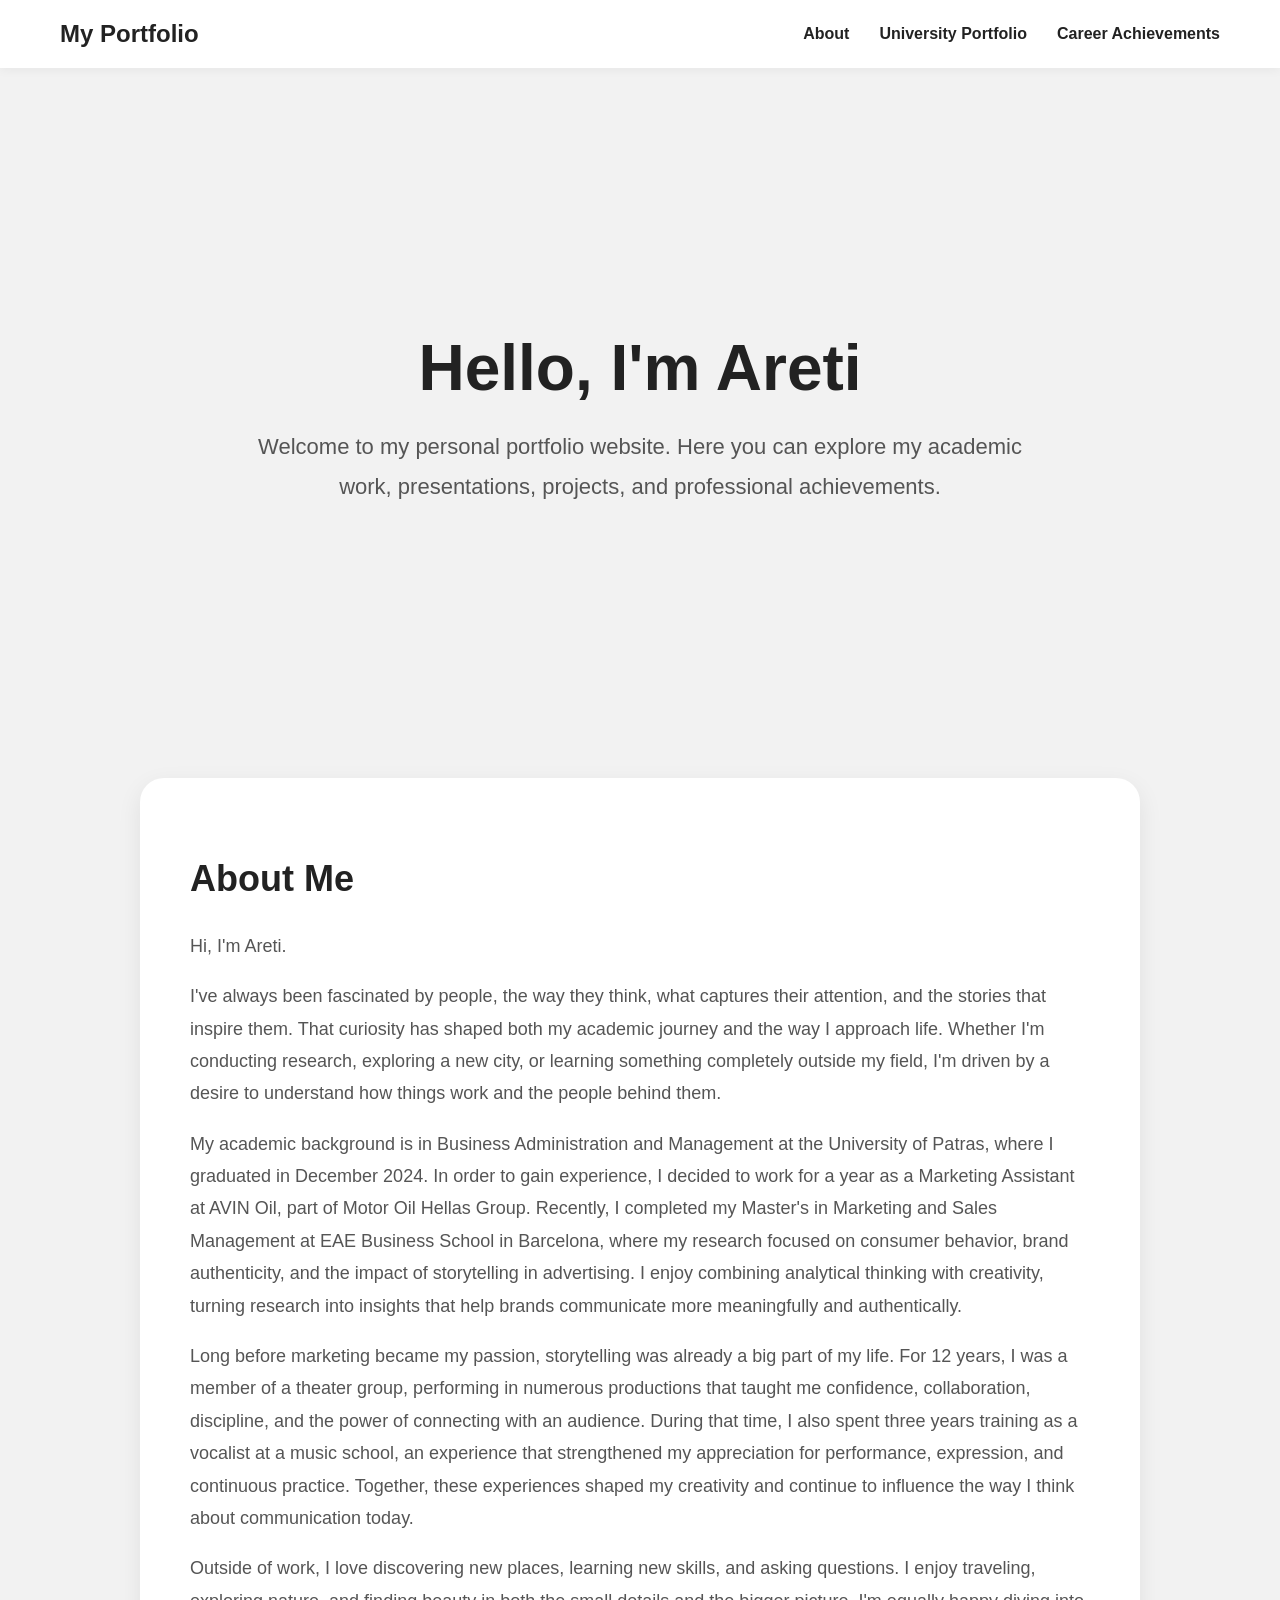
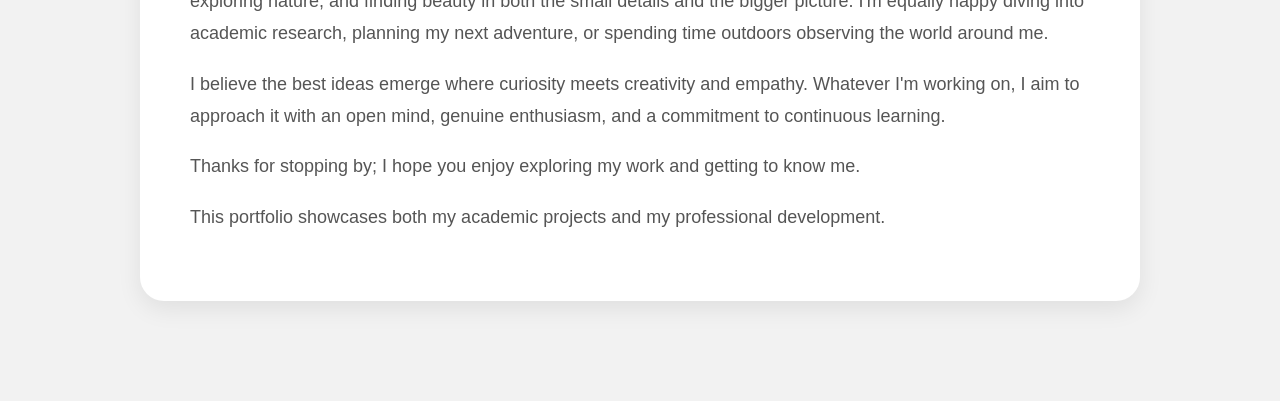
<file: index.html>
<!DOCTYPE html>
<html lang="en">

<head>
  <meta charset="UTF-8">
  <meta name="viewport" content="width=device-width, initial-scale=1.0">

  <title>My Portfolio</title>

  <link rel="stylesheet" href="style.css">
</head>

<body>

  <!-- NAVBAR -->

  <nav class="navbar">

    <div class="logo">
      My Portfolio
    </div>

    <div class="nav-links">
      <a href="index.html">About</a>
      <a href="university.html">University Portfolio</a>
      <a href="career.html">Career Achievements</a>
    </div>

  </nav>

  <!-- HERO SECTION -->

  <section class="hero">

    <div class="hero-content">

      <h1>Hello, I'm Areti</h1>

      <p>
        Welcome to my personal portfolio website.
        Here you can explore my academic work,
        presentations, projects, and professional achievements.
      </p>

    </div>

  </section>

  <!-- ABOUT SECTION -->

  <section class="about-section">

    <div class="about-card">

      <h2>About Me</h2>

      <p>
        Hi, I'm Areti.
        </p>
        <p>
I've always been fascinated by people, the way they think, what captures their attention, and the stories that inspire them. That curiosity has shaped both my academic journey and the way I approach life. Whether I'm conducting research, exploring a new city, or learning something completely outside my field, I'm driven by a desire to understand how things work and the people behind them.
        </p>
        <p>
 My academic background is in Business Administration and Management at the University of Patras, where I graduated in December 2024. In order to gain experience, I decided to work for a year as a Marketing Assistant at AVIN Oil, part of Motor Oil Hellas Group. Recently, I completed my Master's in Marketing and Sales Management at EAE Business School in Barcelona, where my research focused on consumer behavior, brand authenticity, and the impact of storytelling in advertising. I enjoy combining analytical thinking with creativity, turning research into insights that help brands communicate more meaningfully and authentically.
        </p>
       <p>
Long before marketing became my passion, storytelling was already a big part of my life. For 12 years, I was a member of a theater group, performing in numerous productions that taught me confidence, collaboration, discipline, and the power of connecting with an audience. During that time, I also spent three years training as a vocalist at a music school, an experience that strengthened my appreciation for performance, expression, and continuous practice. Together, these experiences shaped my creativity and continue to influence the way I think about communication today.
       </p>
        <p>
 Outside of work, I love discovering new places, learning new skills, and asking questions. I enjoy traveling, exploring nature, and finding beauty in both the small details and the bigger picture. I'm equally happy diving into academic research, planning my next adventure, or spending time outdoors observing the world around me.
        </p>
       <p>
 I believe the best ideas emerge where curiosity meets creativity and empathy. Whatever I'm working on, I aim to approach it with an open mind, genuine enthusiasm, and a commitment to continuous learning.
       </p>
       <p>
Thanks for stopping by; I hope you enjoy exploring my work and getting to know me.
       </p>
      </p>

      <p>
        This portfolio showcases both my academic
        projects and my professional development.
      </p>

    </div>

  </section>

</body>

</html>
</file>
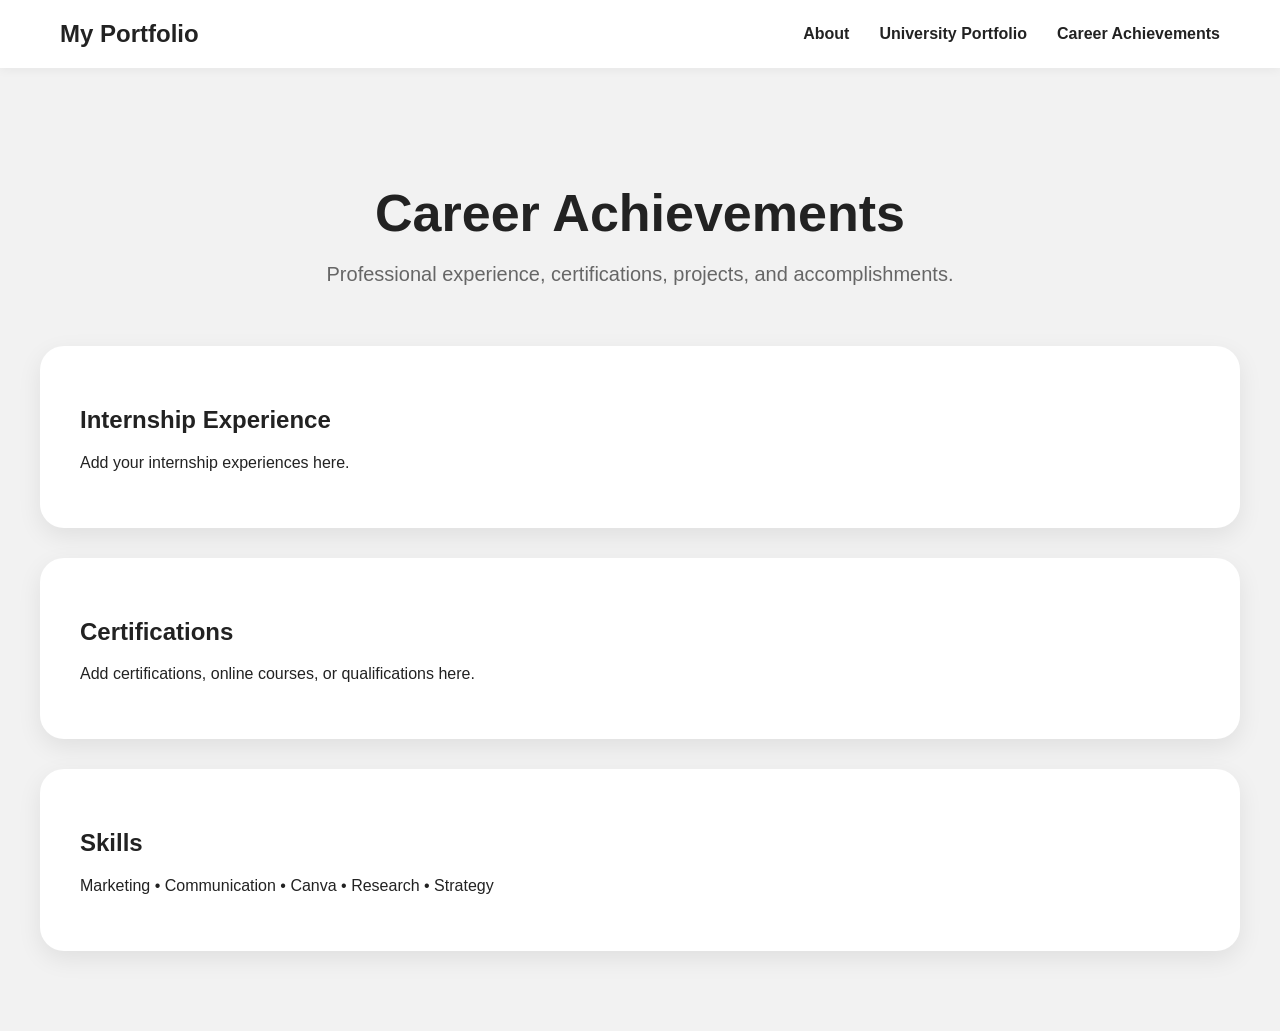
<file: career.html>
<!DOCTYPE html>
<html lang="en">

<head>
  <meta charset="UTF-8">
  <meta name="viewport" content="width=device-width, initial-scale=1.0">

  <title>Career Achievements</title>

  <link rel="stylesheet" href="style.css">
</head>

<body>

  <!-- NAVBAR -->

  <nav class="navbar">

    <div class="logo">
      My Portfolio
    </div>

    <div class="nav-links">
      <a href="index.html">About</a>
      <a href="university.html">University Portfolio</a>
      <a href="career.html">Career Achievements</a>
    </div>

  </nav>

  <!-- HEADER -->

  <header class="page-header">

    <h1>Career Achievements</h1>

    <p>
      Professional experience, certifications,
      projects, and accomplishments.
    </p>

  </header>

  <!-- ACHIEVEMENTS -->

  <section class="career-section">

    <div class="career-card">

      <h2>Internship Experience</h2>

      <p>
        Add your internship experiences here.
      </p>

    </div>

    <div class="career-card">

      <h2>Certifications</h2>

      <p>
        Add certifications, online courses,
        or qualifications here.
      </p>

    </div>

    <div class="career-card">

      <h2>Skills</h2>

      <p>
        Marketing • Communication • Canva • Research • Strategy
      </p>

    </div>

  </section>

</body>

</html>
</file>
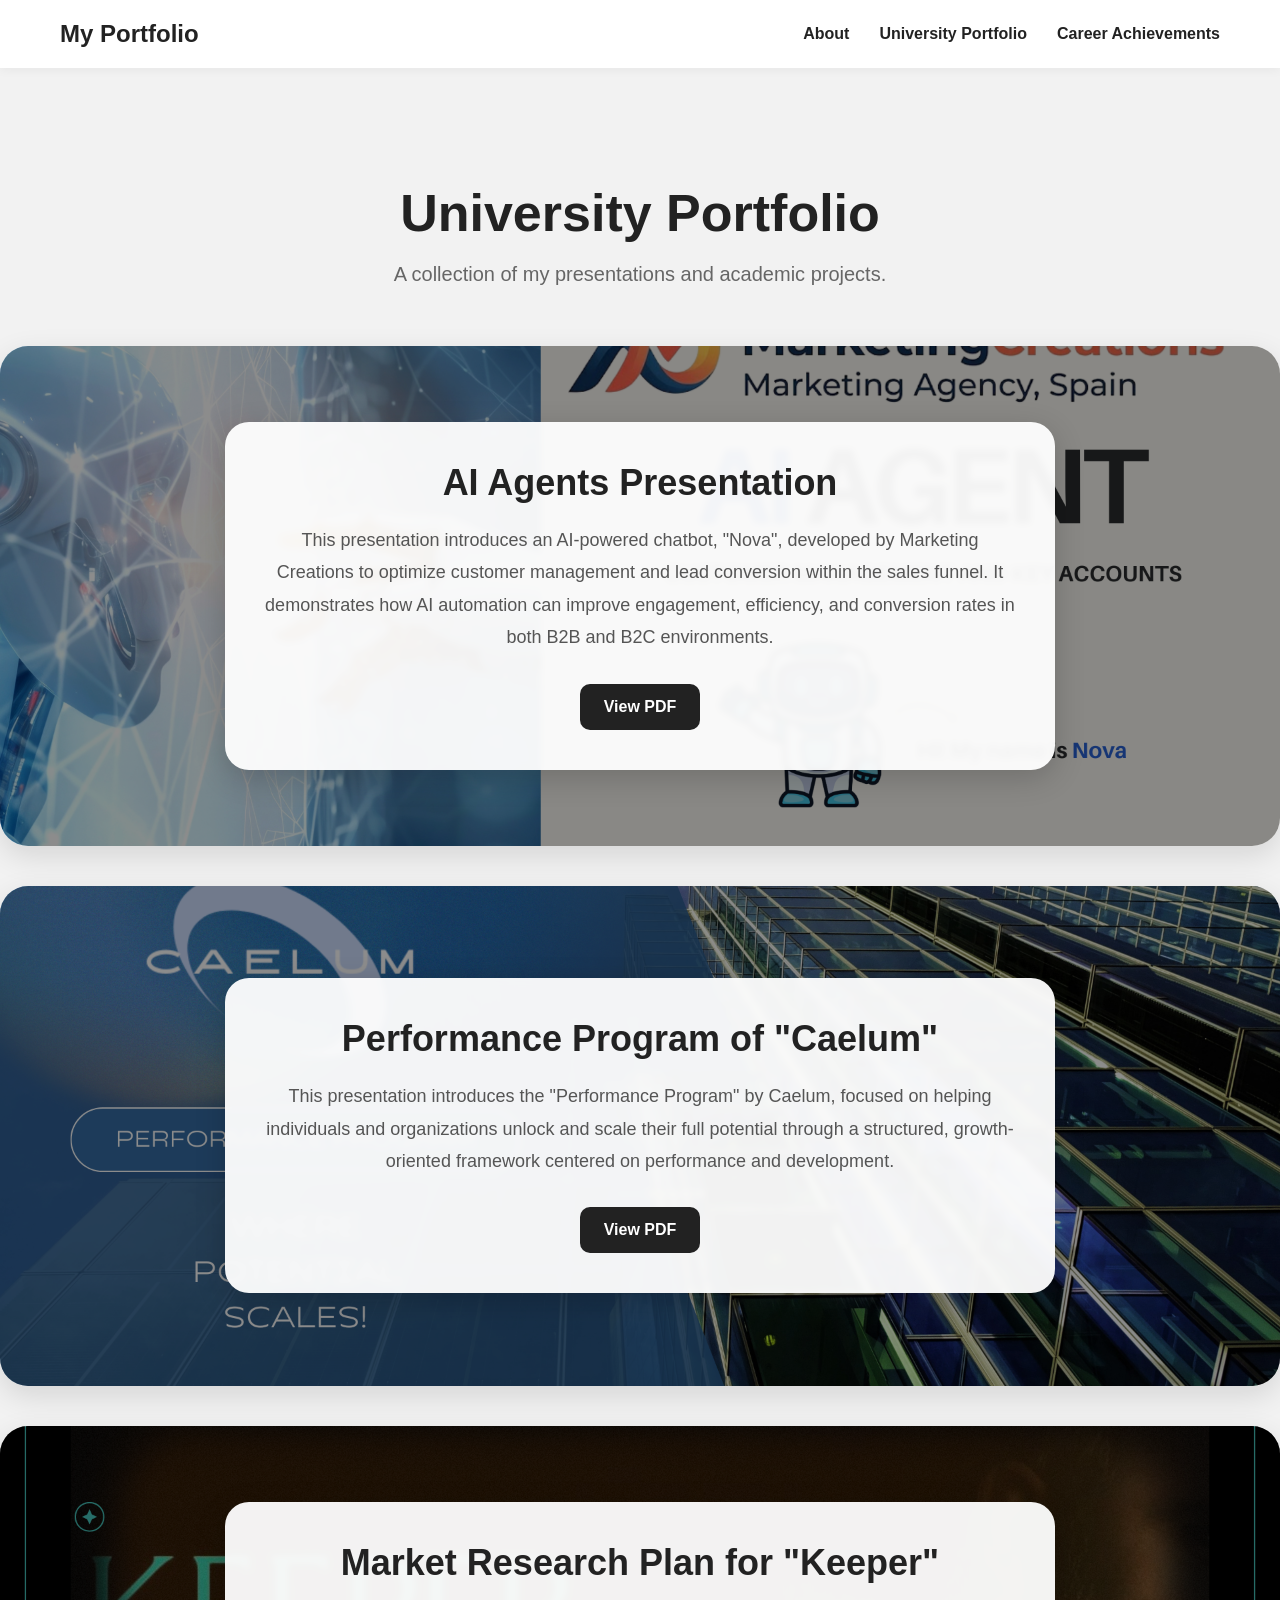
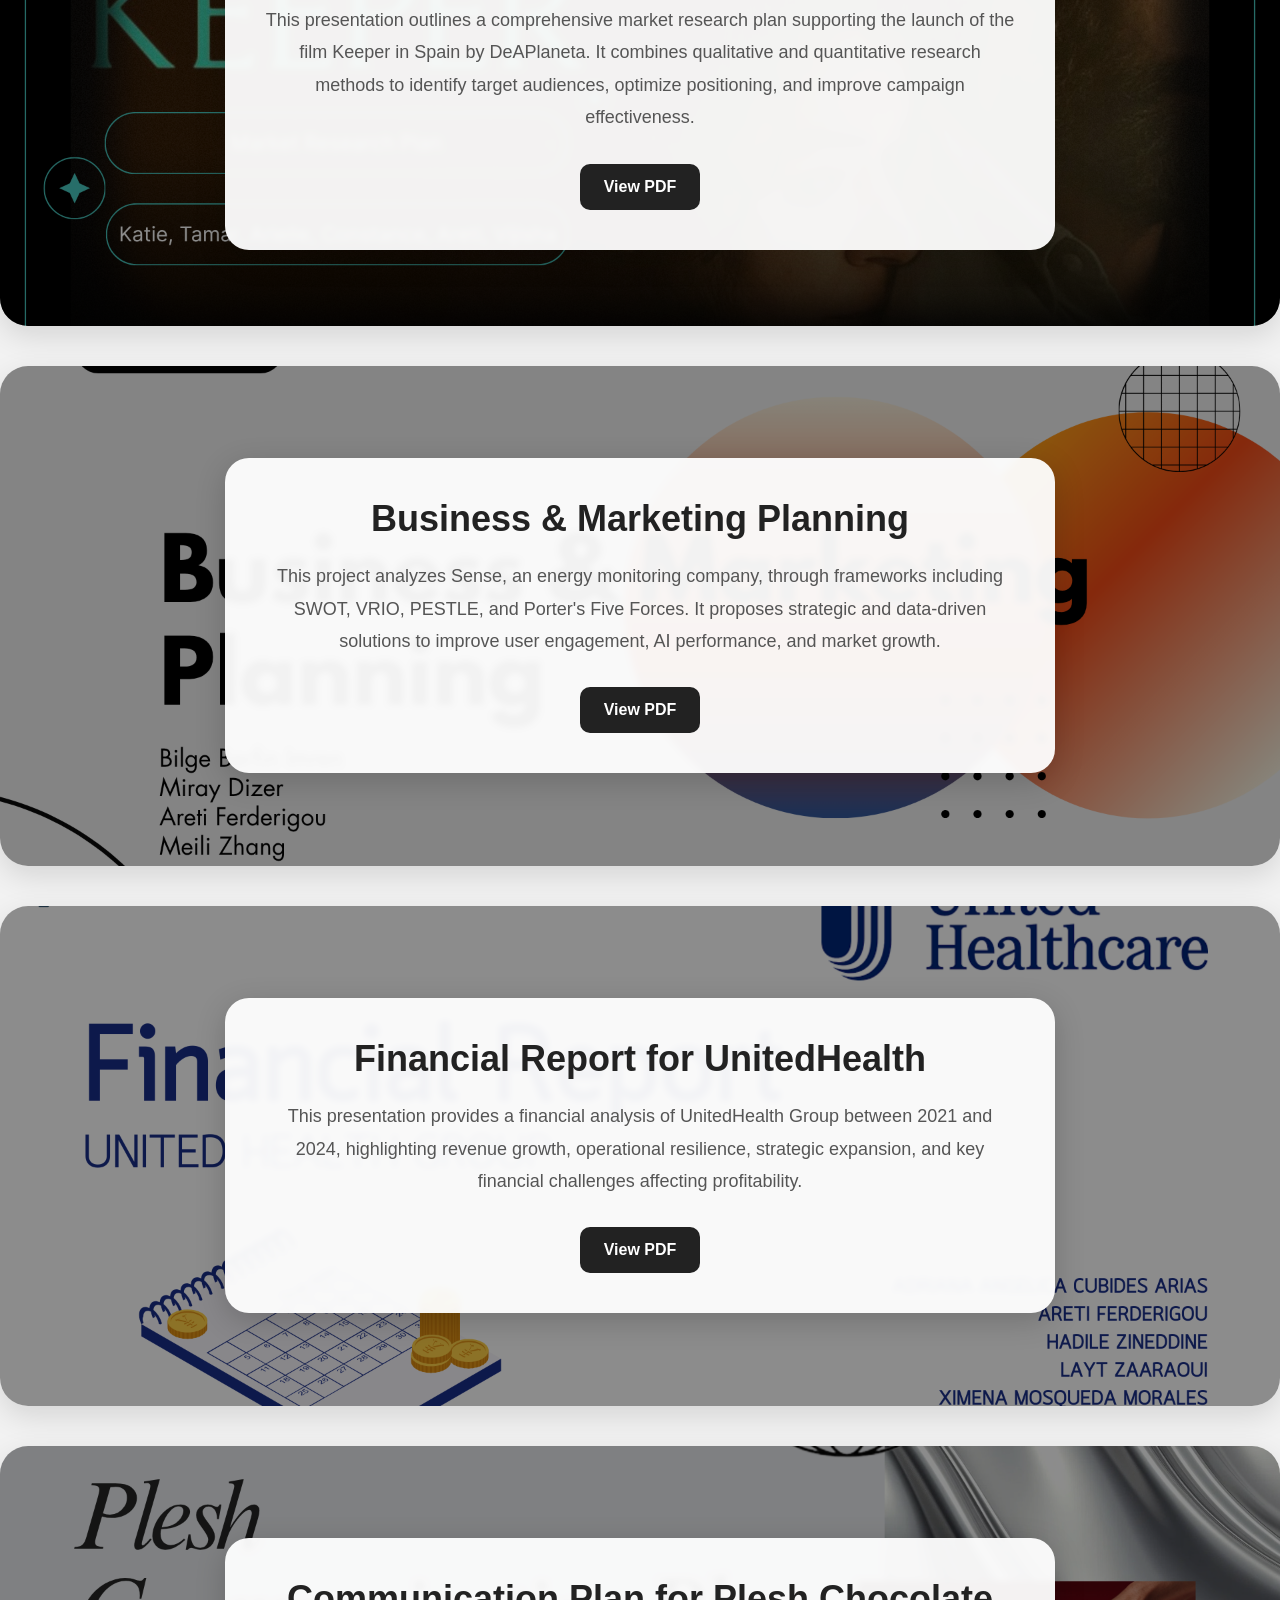
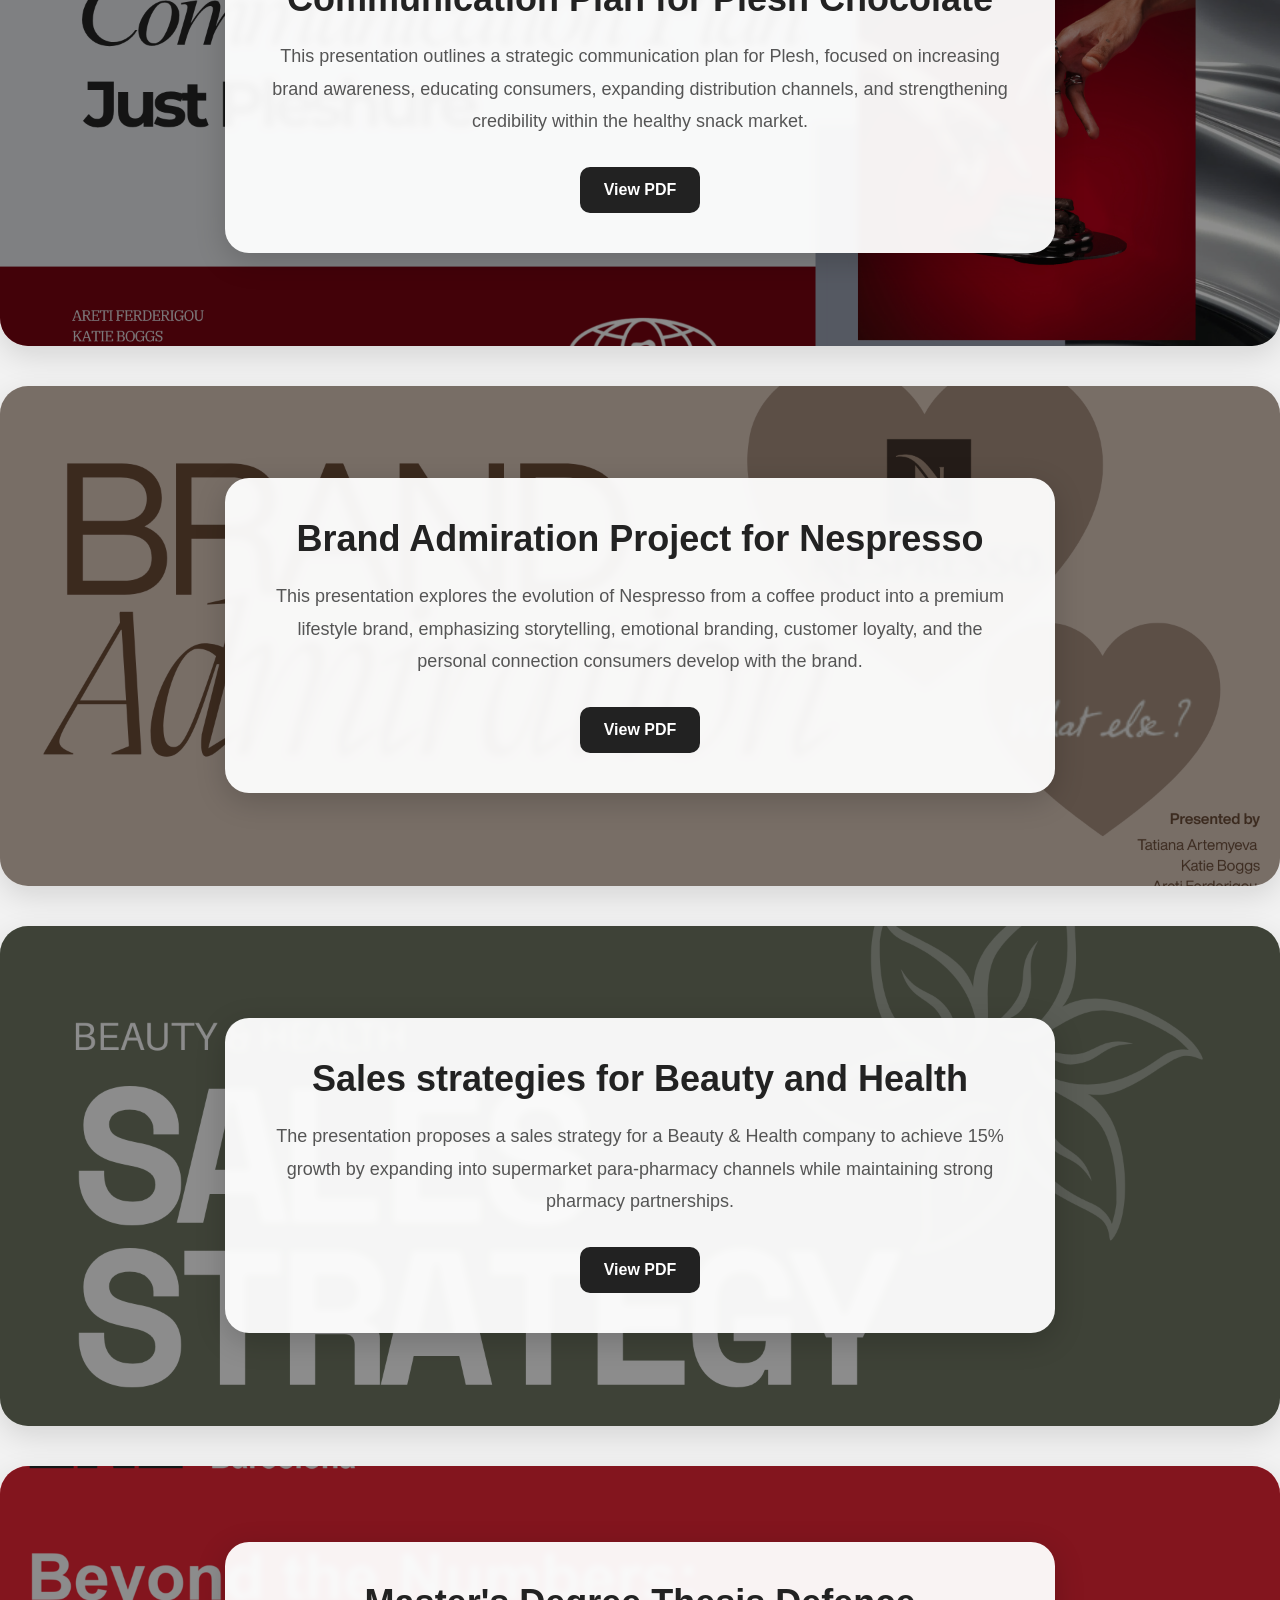
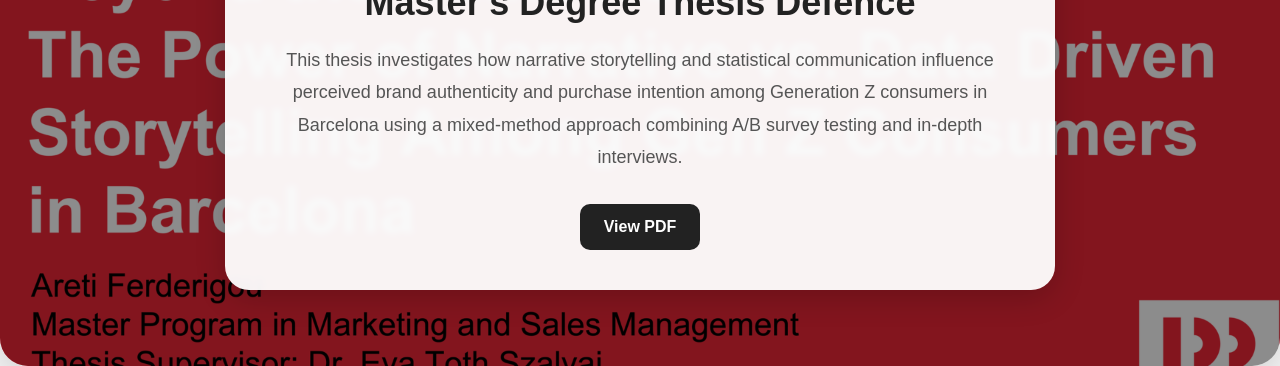
<file: university.html>
<!DOCTYPE html>
<html lang="en">

<head>
  <meta charset="UTF-8">
  <meta name="viewport" content="width=device-width, initial-scale=1.0">

  <title>University Portfolio</title>

  <link rel="stylesheet" href="style.css">

</head>

<body>

  <!-- NAVBAR -->

  <nav class="navbar">

    <div class="logo">
      My Portfolio
    </div>

    <div class="nav-links">
      <a href="index.html">About</a>
      <a href="university.html">University Portfolio</a>
      <a href="career.html">Career Achievements</a>
    </div>

  </nav>

  <!-- PAGE HEADER -->

  <header class="page-header">

    <h1>University Portfolio</h1>

    <p>
      A collection of my presentations and academic projects.
    </p>

  </header>

  <!-- PROJECTS -->

  <section class="projects">

    <!-- AI AGENTS -->

    <div class="project"
      style="background-image: url('Images/AI_agents.png');">

      <div class="project-content">

        <h2>AI Agents Presentation</h2>

        <p>
          This presentation introduces an AI-powered chatbot, "Nova",
          developed by Marketing Creations to optimize customer
          management and lead conversion within the sales funnel.
          It demonstrates how AI automation can improve engagement,
          efficiency, and conversion rates in both B2B and B2C
          environments.
        </p>

        <a href="PDFs/AI_agent.pdf" target="_blank">
          View PDF
        </a>

      </div>

    </div>

    <!-- PERFORMANCE PROGRAM -->

    <div class="project"
      style="background-image: url('Images/Performance_Program.png');">

      <div class="project-content">

        <h2>Performance Program of "Caelum"</h2>

        <p>
          This presentation introduces the "Performance Program"
          by Caelum, focused on helping individuals and organizations
          unlock and scale their full potential through a structured,
          growth-oriented framework centered on performance and
          development.
        </p>

        <a href="PDFs/Performance_Program.pdf" target="_blank">
          View PDF
        </a>

      </div>

    </div>

    <!-- MARKET RESEARCH -->

    <div class="project"
      style="background-image: url('Images/Market_Research_Plan.png');">

      <div class="project-content">

        <h2>Market Research Plan for "Keeper"</h2>

        <p>
          This presentation outlines a comprehensive market research
          plan supporting the launch of the film Keeper in Spain by
          DeAPlaneta. It combines qualitative and quantitative research
          methods to identify target audiences, optimize positioning,
          and improve campaign effectiveness.
        </p>

        <a href="PDFs/Market_Research_Plan.pdf" target="_blank">
          View PDF
        </a>

      </div>

    </div>

    <!-- BUSINESS & MARKETING -->

    <div class="project"
      style="background-image: url('Images/Business_Marketing_Planning.png');">

      <div class="project-content">

        <h2>Business & Marketing Planning</h2>

        <p>
          This project analyzes Sense, an energy monitoring company,
          through frameworks including SWOT, VRIO, PESTLE, and Porter's
          Five Forces. It proposes strategic and data-driven solutions
          to improve user engagement, AI performance, and market growth.
        </p>

        <a href="PDFs/Business_Marketing_Planning.pdf" target="_blank">
          View PDF
        </a>

      </div>

    </div>

    <!-- FINANCIAL REPORT -->

    <div class="project"
      style="background-image: url('Images/Financial_Report.png');">

      <div class="project-content">

        <h2>Financial Report for UnitedHealth</h2>

        <p>
          This presentation provides a financial analysis of
          UnitedHealth Group between 2021 and 2024, highlighting
          revenue growth, operational resilience, strategic expansion,
          and key financial challenges affecting profitability.
        </p>

        <a href="PDFs/Financial_Report.pdf" target="_blank">
          View PDF
        </a>

      </div>

    </div>

    <!-- COMMUNICATION PLAN -->

    <div class="project"
      style="background-image: url('Images/Communication_Plan .png');">

      <div class="project-content">

        <h2>Communication Plan for Plesh Chocolate</h2>

        <p>
          This presentation outlines a strategic communication plan
          for Plesh, focused on increasing brand awareness, educating
          consumers, expanding distribution channels, and strengthening
          credibility within the healthy snack market.
        </p>

        <a href="PDFs/Communication_Plan .pdf" target="_blank">
          View PDF
        </a>

      </div>

    </div>

    <!-- BRAND ADMIRATION -->

    <div class="project"
      style="background-image: url('Images/Brand_Admiration.png');">

      <div class="project-content">

        <h2>Brand Admiration Project for Nespresso</h2>

        <p>
          This presentation explores the evolution of Nespresso from
          a coffee product into a premium lifestyle brand, emphasizing
          storytelling, emotional branding, customer loyalty, and the
          personal connection consumers develop with the brand.
        </p>

        <a href="PDFs/Nespresso Presentation.pdf" target="_blank">
          View PDF
        </a>

      </div>

    </div>

    <div class="project"
      style="background-image: url('Images/Sales_Strategy.png');">

      <div class="project-content">

        <h2>Sales strategies for Beauty and Health</h2>

        <p>
          The presentation proposes a sales strategy for a Beauty & Health company 
          to achieve 15% growth by expanding into supermarket para-pharmacy 
          channels while maintaining strong pharmacy partnerships. 
          
        </p>

        <a href="PDFs/Sales_Strategy.pdf" target="_blank">
          View PDF
        </a>

      </div>

    </div>

    <div class="project"
      style="background-image: url('Images/Thesis_Defence.png');">

      <div class="project-content">

        <h2>Master's Degree Thesis Defence</h2>

        <p>
          This thesis investigates how narrative storytelling and statistical communication 
          influence perceived brand authenticity and purchase intention among Generation Z consumers in Barcelona 
          using a mixed-method approach combining A/B survey testing and in-depth interviews. 
    
        </p>

        <a href="PDFs/Thesis_Defence.pdf" target="_blank">
          View PDF
        </a>

      </div>

    </div>

  </section>

</body>

</html>
</file>
<file: style.css>
body {
  font-family: Arial, sans-serif;
  background: #f2f2f2;
  margin: 0;
  color: #222;
}

/* NAVBAR */

.navbar {
  display: flex;
  justify-content: space-between;
  align-items: center;

  padding: 20px 60px;

  background: white;

  box-shadow: 0 2px 10px rgba(0,0,0,0.05);

  position: sticky;
  top: 0;
  z-index: 1000;
}

.logo {
  font-size: 24px;
  font-weight: bold;
}

.nav-links {
  display: flex;
  gap: 30px;
}

.nav-links a {
  text-decoration: none;
  color: #222;
  font-weight: 600;
  transition: 0.3s;
}

.nav-links a:hover {
  color: #777;
}

/* HERO */

.hero {
  height: 70vh;

  display: flex;
  justify-content: center;
  align-items: center;

  text-align: center;

  padding: 20px;
}

.hero-content {
  max-width: 800px;
}

.hero-content h1 {
  font-size: 64px;
  margin-bottom: 20px;
}

.hero-content p {
  font-size: 22px;
  line-height: 1.8;
  color: #555;
}

/* PAGE HEADER */

.page-header {
  text-align: center;
  padding: 80px 20px 40px;
}

.page-header h1 {
  font-size: 52px;
  margin-bottom: 10px;
}

.page-header p {
  color: #666;
  font-size: 20px;
}

/* ABOUT */

.about-section {
  display: flex;
  justify-content: center;

  padding: 40px 20px 100px;
}

.about-card {
  background: white;

  max-width: 900px;

  padding: 50px;

  border-radius: 24px;

  box-shadow: 0 8px 24px rgba(0,0,0,0.08);
}

.about-card h2 {
  font-size: 36px;
}

.about-card p {
  font-size: 18px;
  line-height: 1.8;
  color: #555;
}

/* PROJECTS */

.projects {
      display: flex;
      flex-direction: column;
      gap: 40px;
    }

    .project {
      position: relative;

      height: 500px;

      border-radius: 28px;
      overflow: hidden;

      background-size: cover;
      background-position: center;

      display: flex;
      align-items: center;
      justify-content: center;

      box-shadow: 0 10px 30px rgba(0,0,0,0.12);
    }

    /* Dark overlay */
    .project::before {
      content: "";

      position: absolute;
      inset: 0;

      background: rgba(0,0,0,0.45);
    }

    /* White content card */
    .project-content {
      position: relative;

      width: 70%;
      max-width: 750px;

      background: rgba(255,255,255,0.95);

      padding: 40px;

      border-radius: 24px;

      text-align: center;

      box-shadow: 0 8px 30px rgba(0,0,0,0.18);

      backdrop-filter: blur(3px);
    }

    .project-content h2 {
      margin-top: 0;
      margin-bottom: 20px;

      font-size: 36px;
    }

    .project-content p {
      font-size: 18px;
      line-height: 1.8;

      color: #555;

      margin-bottom: 30px;
    }

    .project-content a {
      display: inline-block;

      padding: 14px 24px;

      background: #222;
      color: white;

      text-decoration: none;

      border-radius: 10px;

      font-weight: bold;

      transition: 0.3s;
    }

    .project-content a:hover {
      background: #555;
      transform: translateY(-2px);
    }

    @media (max-width: 768px) {

      body {
        padding: 20px;
      }

      .project {
        height: auto;
        padding: 40px 20px;
      }

      .project-content {
        width: 100%;
        padding: 25px;
      }

      .project-content h2 {
        font-size: 28px;
      }

      .project-content p {
        font-size: 16px;
      }

    }

/* CAREER */

.career-section {
  display: flex;
  flex-direction: column;

  gap: 30px;

  padding: 0 40px 80px;
}

.career-card {
  background: white;

  padding: 40px;

  border-radius: 24px;

  box-shadow: 0 8px 24px rgba(0,0,0,0.08);
}

/* MOBILE */

@media (max-width: 900px) {

  .navbar {
    flex-direction: column;
    gap: 20px;
    padding: 20px;
  }

  .hero-content h1 {
    font-size: 42px;
  }

  .project {
    flex-direction: column-reverse;
  }

  .project-image {
    width: 100%;
  }

  .project-content {
    padding: 30px;
  }

}
</file>
